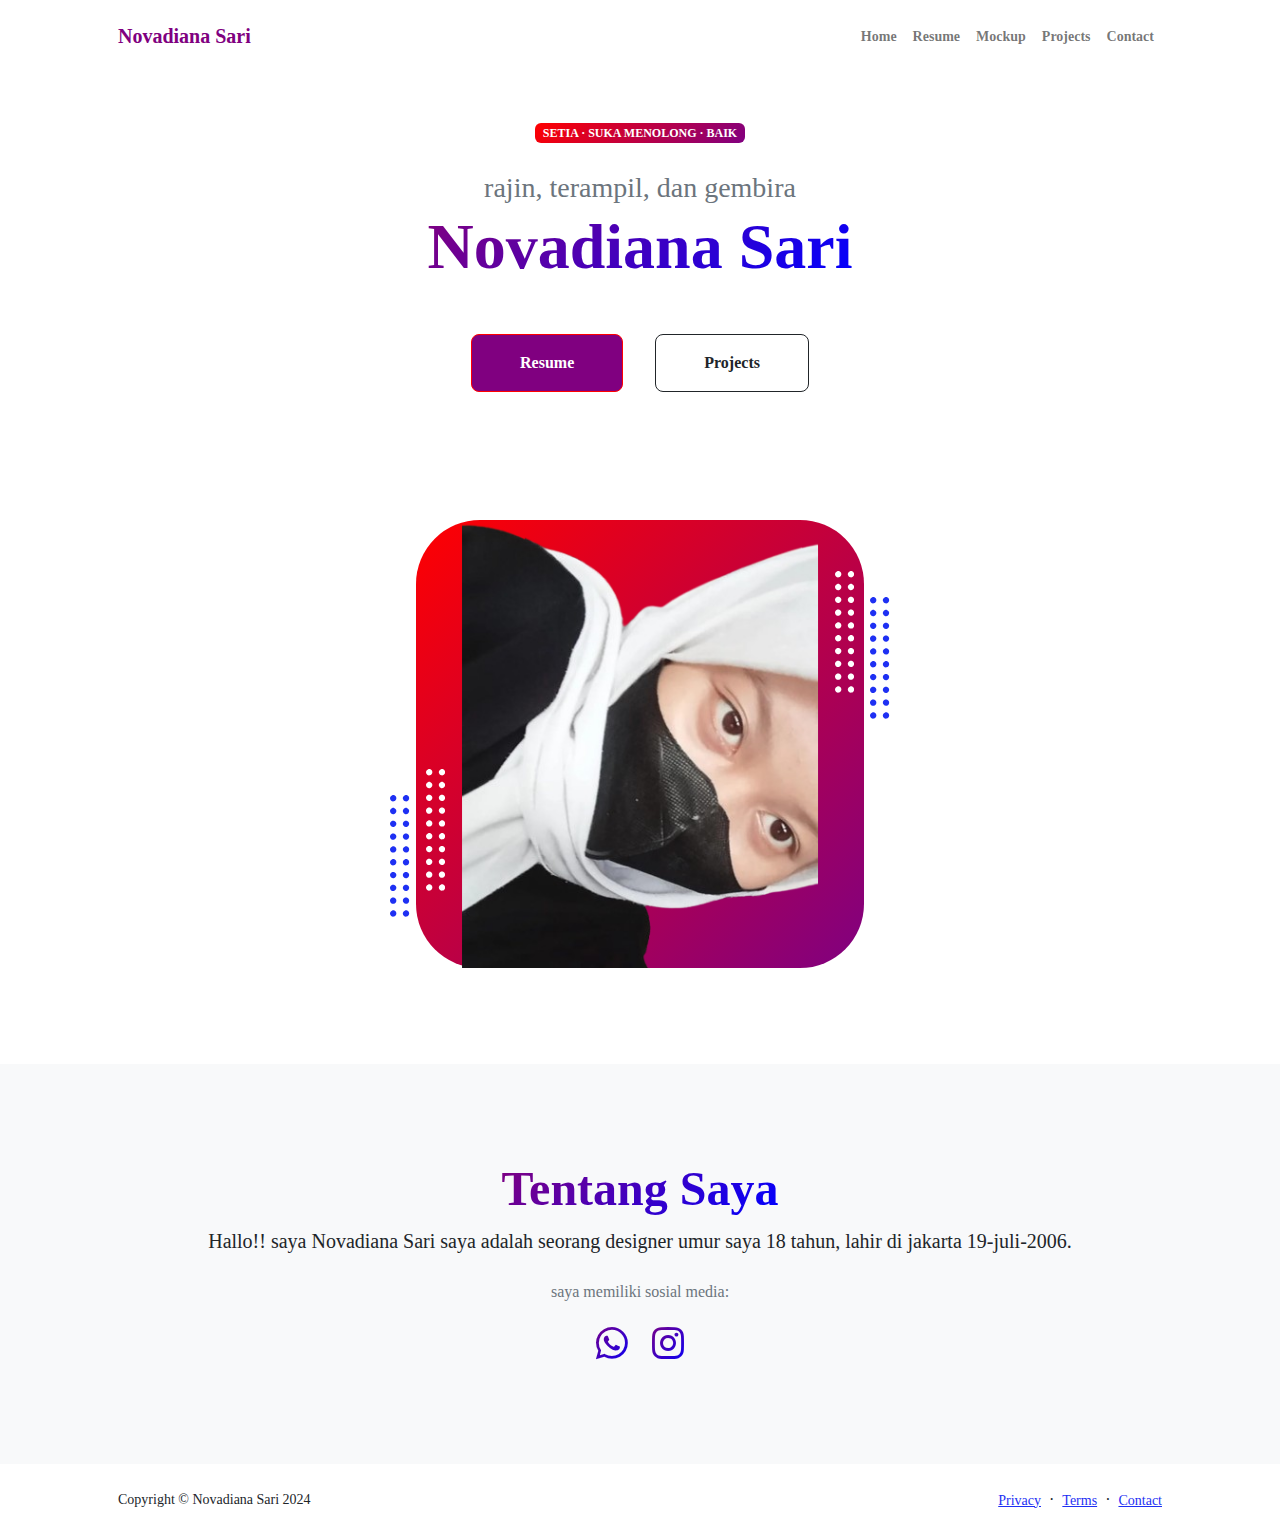
<file: index.html>
<!DOCTYPE html>
<html lang="en">
    <head>
        <meta charset="utf-8" />
        <meta name="viewport" content="width=device-width, initial-scale=1, shrink-to-fit=no" />
        <meta name="description" content="" />
        <meta name="author" content="" />
        <title>Novadiana Sari</title>
        <!-- Favicon-->
        <link rel="icon" type="image/x-icon" href="assets/favicon.ico" />
        <!-- Custom Google font-->
        <link rel="preconnect" href="https://fonts.googleapis.com" />
        <link rel="preconnect" href="https://fonts.gstatic.com" crossorigin />
        <link href="https://fonts.googleapis.com/css2?family=Plus+Jakarta+Sans:wght@100;200;300;400;500;600;700;800;900&amp;display=swap" rel="stylesheet" />
        <!-- Bootstrap icons-->
        <link href="https://cdn.jsdelivr.net/npm/bootstrap-icons@1.8.1/font/bootstrap-icons.css" rel="stylesheet" />
        <!-- Core theme CSS (includes Bootstrap)-->
        <link href="css/styles.css" rel="stylesheet" />
    </head>
    <body class="d-flex flex-column h-100">
        <main class="flex-shrink-0">
            <!-- Navigation-->
            <nav class="navbar navbar-expand-lg navbar-light bg-white py-3">
                <div class="container px-5">
                    <a class="navbar-brand" href="index.html"><span class="fw-bolder text-primary">Novadiana Sari</span></a>
                    <button class="navbar-toggler" type="button" data-bs-toggle="collapse" data-bs-target="#navbarSupportedContent" aria-controls="navbarSupportedContent" aria-expanded="false" aria-label="Toggle navigation"><span class="navbar-toggler-icon"></span></button>
                    <div class="collapse navbar-collapse" id="navbarSupportedContent">
                        <ul class="navbar-nav ms-auto mb-2 mb-lg-0 small fw-bolder">
                            <li class="nav-item"><a class="nav-link" href="index.html">Home</a></li>
                            <li class="nav-item"><a class="nav-link" href="resume.html">Resume</a></li>
                            <li class="nav-item"><a class="nav-link" href="Mockup.html">Mockup</a></li>
                            <li class="nav-item"><a class="nav-link" href="Projects.html">Projects</a></li>
                            <li class="nav-item"><a class="nav-link" href="Contact.html">Contact</a></li>
                        </ul>
                    </div>
                </div>
            </nav>
            <!-- Header-->
            <header class="py-5">
                <div class="container px-5 pb-5">
                    <div class="row gx-5 align-items-center">
                        <div class="col-xxl-5">
                            <!-- Header text content-->
                            <div class="text-center text-xxl-start">
                                <div class="badge bg-gradient-primary-to-secondary text-white mb-4"><div class="text-uppercase">setia &middot; suka menolong &middot; baik</div></div>
                                <div class="fs-3 fw-light text-muted">rajin, terampil, dan gembira</div>
                                <h1 class="display-3 fw-bolder mb-5"><span class="text-gradient d-inline">Novadiana Sari</span></h1>
                                <div class="d-grid gap-3 d-sm-flex justify-content-sm-center justify-content-xxl-start mb-3">
                                    <a class="btn btn-primary btn-lg px-5 py-3 me-sm-3 fs-6 fw-bolder" href="resume.html">Resume</a>
                                    <a class="btn btn-outline-dark btn-lg px-5 py-3 fs-6 fw-bolder" href="projects.html">Projects</a>
                                </div>
                            </div>
                        </div>
                        <div class="col-xxl-7">
                            <!-- Header profile picture-->
                            <div class="d-flex justify-content-center mt-5 mt-xxl-0">
                                <div class="profile bg-gradient-primary-to-secondary">
                                    <!-- TIP: For best results, use a photo with a transparent background like the demo example below-->
                                    <!-- Watch a tutorial on how to do this on YouTube (link)-->
                                    <img class="profile-img" style="height: 100%;" src="assets/Profil Cantik.png" alt="..." />
                                    <div class="dots-1">
                                        <!-- SVG Dots-->
                                        <svg version="1.1" xmlns="http://www.w3.org/2000/svg" xmlns:xlink="http://www.w3.org/1999/xlink" x="0px" y="0px" viewBox="0 0 191.6 1215.4" style="enable-background: new 0 0 191.6 1215.4" xml:space="preserve">
                                            <g transform="translate(0.000000,1280.000000) scale(0.100000,-0.100000)">
                                                <path d="M227.7,12788.6c-105-35-200-141-222-248c-43-206,163-412,369-369c155,32,275,190,260,339c-11,105-90,213-190,262        C383.7,12801.6,289.7,12808.6,227.7,12788.6z"></path>
                                                <path d="M1507.7,12788.6c-151-50-253-216-222-362c25-119,136-230,254-255c194-41,395,142,375,339c-11,105-90,213-190,262        C1663.7,12801.6,1569.7,12808.6,1507.7,12788.6z"></path>
                                                <path d="M227.7,11508.6c-105-35-200-141-222-248c-43-206,163-412,369-369c155,32,275,190,260,339c-11,105-90,213-190,262        C383.7,11521.6,289.7,11528.6,227.7,11508.6z"></path>
                                                <path d="M1507.7,11508.6c-151-50-253-216-222-362c25-119,136-230,254-255c194-41,395,142,375,339c-11,105-90,213-190,262        C1663.7,11521.6,1569.7,11528.6,1507.7,11508.6z"></path>
                                                <path d="M227.7,10228.6c-105-35-200-141-222-248c-43-206,163-412,369-369c155,32,275,190,260,339c-11,105-90,213-190,262        C383.7,10241.6,289.7,10248.6,227.7,10228.6z"></path>
                                                <path d="M1507.7,10228.6c-105-35-200-141-222-248c-43-206,163-412,369-369c155,32,275,190,260,339c-11,105-90,213-190,262        C1663.7,10241.6,1569.7,10248.6,1507.7,10228.6z"></path>
                                                <path d="M227.7,8948.6c-105-35-200-141-222-248c-43-206,163-412,369-369c155,32,275,190,260,339c-11,105-90,213-190,262        C383.7,8961.6,289.7,8968.6,227.7,8948.6z"></path>
                                                <path d="M1507.7,8948.6c-105-35-200-141-222-248c-43-206,163-412,369-369c155,32,275,190,260,339c-11,105-90,213-190,262        C1663.7,8961.6,1569.7,8968.6,1507.7,8948.6z"></path>
                                                <path d="M227.7,7668.6c-105-35-200-141-222-248c-43-206,163-412,369-369c155,32,275,190,260,339c-11,105-90,213-190,262        C383.7,7681.6,289.7,7688.6,227.7,7668.6z"></path>
                                                <path d="M1507.7,7668.6c-105-35-200-141-222-248c-43-206,163-412,369-369c155,32,275,190,260,339c-11,105-90,213-190,262        C1663.7,7681.6,1569.7,7688.6,1507.7,7668.6z"></path>
                                                <path d="M227.7,6388.6c-105-35-200-141-222-248c-43-206,163-412,369-369c155,32,275,190,260,339c-11,105-90,213-190,262        C383.7,6401.6,289.7,6408.6,227.7,6388.6z"></path>
                                                <path d="M1507.7,6388.6c-105-35-200-141-222-248c-43-206,163-412,369-369c155,32,275,190,260,339c-11,105-90,213-190,262        C1663.7,6401.6,1569.7,6408.6,1507.7,6388.6z"></path>
                                                <path d="M227.7,5108.6c-105-35-200-141-222-248c-43-206,163-412,369-369c155,32,275,190,260,339c-11,105-90,213-190,262        C383.7,5121.6,289.7,5128.6,227.7,5108.6z"></path>
                                                <path d="M1507.7,5108.6c-105-35-200-141-222-248c-43-206,163-412,369-369c155,32,275,190,260,339c-11,105-90,213-190,262        C1663.7,5121.6,1569.7,5128.6,1507.7,5108.6z"></path>
                                                <path d="M227.7,3828.6c-105-35-200-141-222-248c-43-206,163-412,369-369c155,32,275,190,260,339c-11,105-90,213-190,262        C383.7,3841.6,289.7,3848.6,227.7,3828.6z"></path>
                                                <path d="M1507.7,3828.6c-105-35-200-141-222-248c-43-206,163-412,369-369c155,32,275,190,260,339c-11,105-90,213-190,262        C1663.7,3841.6,1569.7,3848.6,1507.7,3828.6z"></path>
                                                <path d="M227.7,2548.6c-105-35-200-141-222-248c-43-206,163-412,369-369c155,32,275,190,260,339c-11,105-90,213-190,262        C383.7,2561.6,289.7,2568.6,227.7,2548.6z"></path>
                                                <path d="M1507.7,2548.6c-105-35-200-141-222-248c-43-206,163-412,369-369c155,32,275,190,260,339c-11,105-90,213-190,262        C1663.7,2561.6,1569.7,2568.6,1507.7,2548.6z"></path>
                                                <path d="M227.7,1268.6c-105-35-200-141-222-248c-43-206,163-412,369-369c155,32,275,190,260,339c-11,105-90,213-190,262        C383.7,1281.6,289.7,1288.6,227.7,1268.6z"></path>
                                                <path d="M1507.7,1268.6c-105-35-200-141-222-248c-43-206,163-412,369-369c155,32,275,190,260,339c-11,105-90,213-190,262        C1663.7,1281.6,1569.7,1288.6,1507.7,1268.6z"></path>
                                            </g>
                                        </svg>
                                        <!-- END of SVG dots-->
                                    </div>
                                    <div class="dots-2">
                                        <!-- SVG Dots-->
                                        <svg version="1.1" xmlns="http://www.w3.org/2000/svg" xmlns:xlink="http://www.w3.org/1999/xlink" x="0px" y="0px" viewBox="0 0 191.6 1215.4" style="enable-background: new 0 0 191.6 1215.4" xml:space="preserve">
                                            <g transform="translate(0.000000,1280.000000) scale(0.100000,-0.100000)">
                                                <path d="M227.7,12788.6c-105-35-200-141-222-248c-43-206,163-412,369-369c155,32,275,190,260,339c-11,105-90,213-190,262        C383.7,12801.6,289.7,12808.6,227.7,12788.6z"></path>
                                                <path d="M1507.7,12788.6c-151-50-253-216-222-362c25-119,136-230,254-255c194-41,395,142,375,339c-11,105-90,213-190,262        C1663.7,12801.6,1569.7,12808.6,1507.7,12788.6z"></path>
                                                <path d="M227.7,11508.6c-105-35-200-141-222-248c-43-206,163-412,369-369c155,32,275,190,260,339c-11,105-90,213-190,262        C383.7,11521.6,289.7,11528.6,227.7,11508.6z"></path>
                                                <path d="M1507.7,11508.6c-151-50-253-216-222-362c25-119,136-230,254-255c194-41,395,142,375,339c-11,105-90,213-190,262        C1663.7,11521.6,1569.7,11528.6,1507.7,11508.6z"></path>
                                                <path d="M227.7,10228.6c-105-35-200-141-222-248c-43-206,163-412,369-369c155,32,275,190,260,339c-11,105-90,213-190,262        C383.7,10241.6,289.7,10248.6,227.7,10228.6z"></path>
                                                <path d="M1507.7,10228.6c-105-35-200-141-222-248c-43-206,163-412,369-369c155,32,275,190,260,339c-11,105-90,213-190,262        C1663.7,10241.6,1569.7,10248.6,1507.7,10228.6z"></path>
                                                <path d="M227.7,8948.6c-105-35-200-141-222-248c-43-206,163-412,369-369c155,32,275,190,260,339c-11,105-90,213-190,262        C383.7,8961.6,289.7,8968.6,227.7,8948.6z"></path>
                                                <path d="M1507.7,8948.6c-105-35-200-141-222-248c-43-206,163-412,369-369c155,32,275,190,260,339c-11,105-90,213-190,262        C1663.7,8961.6,1569.7,8968.6,1507.7,8948.6z"></path>
                                                <path d="M227.7,7668.6c-105-35-200-141-222-248c-43-206,163-412,369-369c155,32,275,190,260,339c-11,105-90,213-190,262        C383.7,7681.6,289.7,7688.6,227.7,7668.6z"></path>
                                                <path d="M1507.7,7668.6c-105-35-200-141-222-248c-43-206,163-412,369-369c155,32,275,190,260,339c-11,105-90,213-190,262        C1663.7,7681.6,1569.7,7688.6,1507.7,7668.6z"></path>
                                                <path d="M227.7,6388.6c-105-35-200-141-222-248c-43-206,163-412,369-369c155,32,275,190,260,339c-11,105-90,213-190,262        C383.7,6401.6,289.7,6408.6,227.7,6388.6z"></path>
                                                <path d="M1507.7,6388.6c-105-35-200-141-222-248c-43-206,163-412,369-369c155,32,275,190,260,339c-11,105-90,213-190,262        C1663.7,6401.6,1569.7,6408.6,1507.7,6388.6z"></path>
                                                <path d="M227.7,5108.6c-105-35-200-141-222-248c-43-206,163-412,369-369c155,32,275,190,260,339c-11,105-90,213-190,262        C383.7,5121.6,289.7,5128.6,227.7,5108.6z"></path>
                                                <path d="M1507.7,5108.6c-105-35-200-141-222-248c-43-206,163-412,369-369c155,32,275,190,260,339c-11,105-90,213-190,262        C1663.7,5121.6,1569.7,5128.6,1507.7,5108.6z"></path>
                                                <path d="M227.7,3828.6c-105-35-200-141-222-248c-43-206,163-412,369-369c155,32,275,190,260,339c-11,105-90,213-190,262        C383.7,3841.6,289.7,3848.6,227.7,3828.6z"></path>
                                                <path d="M1507.7,3828.6c-105-35-200-141-222-248c-43-206,163-412,369-369c155,32,275,190,260,339c-11,105-90,213-190,262        C1663.7,3841.6,1569.7,3848.6,1507.7,3828.6z"></path>
                                                <path d="M227.7,2548.6c-105-35-200-141-222-248c-43-206,163-412,369-369c155,32,275,190,260,339c-11,105-90,213-190,262        C383.7,2561.6,289.7,2568.6,227.7,2548.6z"></path>
                                                <path d="M1507.7,2548.6c-105-35-200-141-222-248c-43-206,163-412,369-369c155,32,275,190,260,339c-11,105-90,213-190,262        C1663.7,2561.6,1569.7,2568.6,1507.7,2548.6z"></path>
                                                <path d="M227.7,1268.6c-105-35-200-141-222-248c-43-206,163-412,369-369c155,32,275,190,260,339c-11,105-90,213-190,262        C383.7,1281.6,289.7,1288.6,227.7,1268.6z"></path>
                                                <path d="M1507.7,1268.6c-105-35-200-141-222-248c-43-206,163-412,369-369c155,32,275,190,260,339c-11,105-90,213-190,262        C1663.7,1281.6,1569.7,1288.6,1507.7,1268.6z"></path>
                                            </g>
                                        </svg>
                                        <!-- END of SVG dots-->
                                    </div>
                                    <div class="dots-3">
                                        <!-- SVG Dots-->
                                        <svg version="1.1" xmlns="http://www.w3.org/2000/svg" xmlns:xlink="http://www.w3.org/1999/xlink" x="0px" y="0px" viewBox="0 0 191.6 1215.4" style="enable-background: new 0 0 191.6 1215.4" xml:space="preserve">
                                            <g transform="translate(0.000000,1280.000000) scale(0.100000,-0.100000)">
                                                <path d="M227.7,12788.6c-105-35-200-141-222-248c-43-206,163-412,369-369c155,32,275,190,260,339c-11,105-90,213-190,262        C383.7,12801.6,289.7,12808.6,227.7,12788.6z"></path>
                                                <path d="M1507.7,12788.6c-151-50-253-216-222-362c25-119,136-230,254-255c194-41,395,142,375,339c-11,105-90,213-190,262        C1663.7,12801.6,1569.7,12808.6,1507.7,12788.6z"></path>
                                                <path d="M227.7,11508.6c-105-35-200-141-222-248c-43-206,163-412,369-369c155,32,275,190,260,339c-11,105-90,213-190,262        C383.7,11521.6,289.7,11528.6,227.7,11508.6z"></path>
                                                <path d="M1507.7,11508.6c-151-50-253-216-222-362c25-119,136-230,254-255c194-41,395,142,375,339c-11,105-90,213-190,262        C1663.7,11521.6,1569.7,11528.6,1507.7,11508.6z"></path>
                                                <path d="M227.7,10228.6c-105-35-200-141-222-248c-43-206,163-412,369-369c155,32,275,190,260,339c-11,105-90,213-190,262        C383.7,10241.6,289.7,10248.6,227.7,10228.6z"></path>
                                                <path d="M1507.7,10228.6c-105-35-200-141-222-248c-43-206,163-412,369-369c155,32,275,190,260,339c-11,105-90,213-190,262        C1663.7,10241.6,1569.7,10248.6,1507.7,10228.6z"></path>
                                                <path d="M227.7,8948.6c-105-35-200-141-222-248c-43-206,163-412,369-369c155,32,275,190,260,339c-11,105-90,213-190,262        C383.7,8961.6,289.7,8968.6,227.7,8948.6z"></path>
                                                <path d="M1507.7,8948.6c-105-35-200-141-222-248c-43-206,163-412,369-369c155,32,275,190,260,339c-11,105-90,213-190,262        C1663.7,8961.6,1569.7,8968.6,1507.7,8948.6z"></path>
                                                <path d="M227.7,7668.6c-105-35-200-141-222-248c-43-206,163-412,369-369c155,32,275,190,260,339c-11,105-90,213-190,262        C383.7,7681.6,289.7,7688.6,227.7,7668.6z"></path>
                                                <path d="M1507.7,7668.6c-105-35-200-141-222-248c-43-206,163-412,369-369c155,32,275,190,260,339c-11,105-90,213-190,262        C1663.7,7681.6,1569.7,7688.6,1507.7,7668.6z"></path>
                                                <path d="M227.7,6388.6c-105-35-200-141-222-248c-43-206,163-412,369-369c155,32,275,190,260,339c-11,105-90,213-190,262        C383.7,6401.6,289.7,6408.6,227.7,6388.6z"></path>
                                                <path d="M1507.7,6388.6c-105-35-200-141-222-248c-43-206,163-412,369-369c155,32,275,190,260,339c-11,105-90,213-190,262        C1663.7,6401.6,1569.7,6408.6,1507.7,6388.6z"></path>
                                                <path d="M227.7,5108.6c-105-35-200-141-222-248c-43-206,163-412,369-369c155,32,275,190,260,339c-11,105-90,213-190,262        C383.7,5121.6,289.7,5128.6,227.7,5108.6z"></path>
                                                <path d="M1507.7,5108.6c-105-35-200-141-222-248c-43-206,163-412,369-369c155,32,275,190,260,339c-11,105-90,213-190,262        C1663.7,5121.6,1569.7,5128.6,1507.7,5108.6z"></path>
                                                <path d="M227.7,3828.6c-105-35-200-141-222-248c-43-206,163-412,369-369c155,32,275,190,260,339c-11,105-90,213-190,262        C383.7,3841.6,289.7,3848.6,227.7,3828.6z"></path>
                                                <path d="M1507.7,3828.6c-105-35-200-141-222-248c-43-206,163-412,369-369c155,32,275,190,260,339c-11,105-90,213-190,262        C1663.7,3841.6,1569.7,3848.6,1507.7,3828.6z"></path>
                                                <path d="M227.7,2548.6c-105-35-200-141-222-248c-43-206,163-412,369-369c155,32,275,190,260,339c-11,105-90,213-190,262        C383.7,2561.6,289.7,2568.6,227.7,2548.6z"></path>
                                                <path d="M1507.7,2548.6c-105-35-200-141-222-248c-43-206,163-412,369-369c155,32,275,190,260,339c-11,105-90,213-190,262        C1663.7,2561.6,1569.7,2568.6,1507.7,2548.6z"></path>
                                                <path d="M227.7,1268.6c-105-35-200-141-222-248c-43-206,163-412,369-369c155,32,275,190,260,339c-11,105-90,213-190,262        C383.7,1281.6,289.7,1288.6,227.7,1268.6z"></path>
                                                <path d="M1507.7,1268.6c-105-35-200-141-222-248c-43-206,163-412,369-369c155,32,275,190,260,339c-11,105-90,213-190,262        C1663.7,1281.6,1569.7,1288.6,1507.7,1268.6z"></path>
                                            </g>
                                        </svg>
                                        <!-- END of SVG dots-->
                                    </div>
                                    <div class="dots-4">
                                        <!-- SVG Dots-->
                                        <svg version="1.1" xmlns="http://www.w3.org/2000/svg" xmlns:xlink="http://www.w3.org/1999/xlink" x="0px" y="0px" viewBox="0 0 191.6 1215.4" style="enable-background: new 0 0 191.6 1215.4" xml:space="preserve">
                                            <g transform="translate(0.000000,1280.000000) scale(0.100000,-0.100000)">
                                                <path d="M227.7,12788.6c-105-35-200-141-222-248c-43-206,163-412,369-369c155,32,275,190,260,339c-11,105-90,213-190,262        C383.7,12801.6,289.7,12808.6,227.7,12788.6z"></path>
                                                <path d="M1507.7,12788.6c-151-50-253-216-222-362c25-119,136-230,254-255c194-41,395,142,375,339c-11,105-90,213-190,262        C1663.7,12801.6,1569.7,12808.6,1507.7,12788.6z"></path>
                                                <path d="M227.7,11508.6c-105-35-200-141-222-248c-43-206,163-412,369-369c155,32,275,190,260,339c-11,105-90,213-190,262        C383.7,11521.6,289.7,11528.6,227.7,11508.6z"></path>
                                                <path d="M1507.7,11508.6c-151-50-253-216-222-362c25-119,136-230,254-255c194-41,395,142,375,339c-11,105-90,213-190,262        C1663.7,11521.6,1569.7,11528.6,1507.7,11508.6z"></path>
                                                <path d="M227.7,10228.6c-105-35-200-141-222-248c-43-206,163-412,369-369c155,32,275,190,260,339c-11,105-90,213-190,262        C383.7,10241.6,289.7,10248.6,227.7,10228.6z"></path>
                                                <path d="M1507.7,10228.6c-105-35-200-141-222-248c-43-206,163-412,369-369c155,32,275,190,260,339c-11,105-90,213-190,262        C1663.7,10241.6,1569.7,10248.6,1507.7,10228.6z"></path>
                                                <path d="M227.7,8948.6c-105-35-200-141-222-248c-43-206,163-412,369-369c155,32,275,190,260,339c-11,105-90,213-190,262        C383.7,8961.6,289.7,8968.6,227.7,8948.6z"></path>
                                                <path d="M1507.7,8948.6c-105-35-200-141-222-248c-43-206,163-412,369-369c155,32,275,190,260,339c-11,105-90,213-190,262        C1663.7,8961.6,1569.7,8968.6,1507.7,8948.6z"></path>
                                                <path d="M227.7,7668.6c-105-35-200-141-222-248c-43-206,163-412,369-369c155,32,275,190,260,339c-11,105-90,213-190,262        C383.7,7681.6,289.7,7688.6,227.7,7668.6z"></path>
                                                <path d="M1507.7,7668.6c-105-35-200-141-222-248c-43-206,163-412,369-369c155,32,275,190,260,339c-11,105-90,213-190,262        C1663.7,7681.6,1569.7,7688.6,1507.7,7668.6z"></path>
                                                <path d="M227.7,6388.6c-105-35-200-141-222-248c-43-206,163-412,369-369c155,32,275,190,260,339c-11,105-90,213-190,262        C383.7,6401.6,289.7,6408.6,227.7,6388.6z"></path>
                                                <path d="M1507.7,6388.6c-105-35-200-141-222-248c-43-206,163-412,369-369c155,32,275,190,260,339c-11,105-90,213-190,262        C1663.7,6401.6,1569.7,6408.6,1507.7,6388.6z"></path>
                                                <path d="M227.7,5108.6c-105-35-200-141-222-248c-43-206,163-412,369-369c155,32,275,190,260,339c-11,105-90,213-190,262        C383.7,5121.6,289.7,5128.6,227.7,5108.6z"></path>
                                                <path d="M1507.7,5108.6c-105-35-200-141-222-248c-43-206,163-412,369-369c155,32,275,190,260,339c-11,105-90,213-190,262        C1663.7,5121.6,1569.7,5128.6,1507.7,5108.6z"></path>
                                                <path d="M227.7,3828.6c-105-35-200-141-222-248c-43-206,163-412,369-369c155,32,275,190,260,339c-11,105-90,213-190,262        C383.7,3841.6,289.7,3848.6,227.7,3828.6z"></path>
                                                <path d="M1507.7,3828.6c-105-35-200-141-222-248c-43-206,163-412,369-369c155,32,275,190,260,339c-11,105-90,213-190,262        C1663.7,3841.6,1569.7,3848.6,1507.7,3828.6z"></path>
                                                <path d="M227.7,2548.6c-105-35-200-141-222-248c-43-206,163-412,369-369c155,32,275,190,260,339c-11,105-90,213-190,262        C383.7,2561.6,289.7,2568.6,227.7,2548.6z"></path>
                                                <path d="M1507.7,2548.6c-105-35-200-141-222-248c-43-206,163-412,369-369c155,32,275,190,260,339c-11,105-90,213-190,262        C1663.7,2561.6,1569.7,2568.6,1507.7,2548.6z"></path>
                                                <path d="M227.7,1268.6c-105-35-200-141-222-248c-43-206,163-412,369-369c155,32,275,190,260,339c-11,105-90,213-190,262        C383.7,1281.6,289.7,1288.6,227.7,1268.6z"></path>
                                                <path d="M1507.7,1268.6c-105-35-200-141-222-248c-43-206,163-412,369-369c155,32,275,190,260,339c-11,105-90,213-190,262        C1663.7,1281.6,1569.7,1288.6,1507.7,1268.6z"></path>
                                            </g>
                                        </svg>
                                        <!-- END of SVG dots-->
                                    </div>
                                </div>
                            </div>
                        </div>
                    </div>
                </div>
            </header>
            <!-- About Section-->
            <section class="bg-light py-5">
                <div class="container px-5">
                    <div class="row gx-5 justify-content-center">
                        <div class="col-xxl-8">
                            <div class="text-center my-5">
                                <h2 class="display-5 fw-bolder"><span class="text-gradient d-inline">Tentang Saya</span></h2>
                                <p class="lead fw-light mb-4">Hallo!! saya Novadiana Sari saya adalah seorang designer umur saya 18 tahun, lahir di jakarta 19-juli-2006.</p>
                                <p class="text-muted">saya memiliki sosial media:</p>
                                <div class="d-flex justify-content-center fs-2 gap-4">
                                    <a class="text-gradient" href="wa.me/085781560500"><i class="bi bi-whatsapp"></i></a>
                                    <a class="text-gradient" href="https://www.instagram.com/anna_spycs?igsh=MXVyMHViNzlwNWtrOA=="><i class="bi bi-instagram"></i></a>
                                </div>
                            </div>
                        </div>
                    </div>
                </div>
            </section>
        </main>
        <!-- Footer-->
        <footer class="bg-white py-4 mt-auto">
            <div class="container px-5">
                <div class="row align-items-center justify-content-between flex-column flex-sm-row">
                    <div class="col-auto"><div class="small m-0">Copyright &copy; Novadiana Sari 2024</div></div>
                    <div class="col-auto">
                        <a class="small" href="#!">Privacy</a>
                        <span class="mx-1">&middot;</span>
                        <a class="small" href="#!">Terms</a>
                        <span class="mx-1">&middot;</span>
                        <a class="small" href="#!">Contact</a>
                    </div>
                </div>
            </div>
        </footer>
        <!-- Bootstrap core JS-->
        <script src="https://cdn.jsdelivr.net/npm/bootstrap@5.2.3/dist/js/bootstrap.bundle.min.js"></script>
        <!-- Core theme JS-->
        <script src="js/scripts.js"></script>
    </body>
</html>
</file>
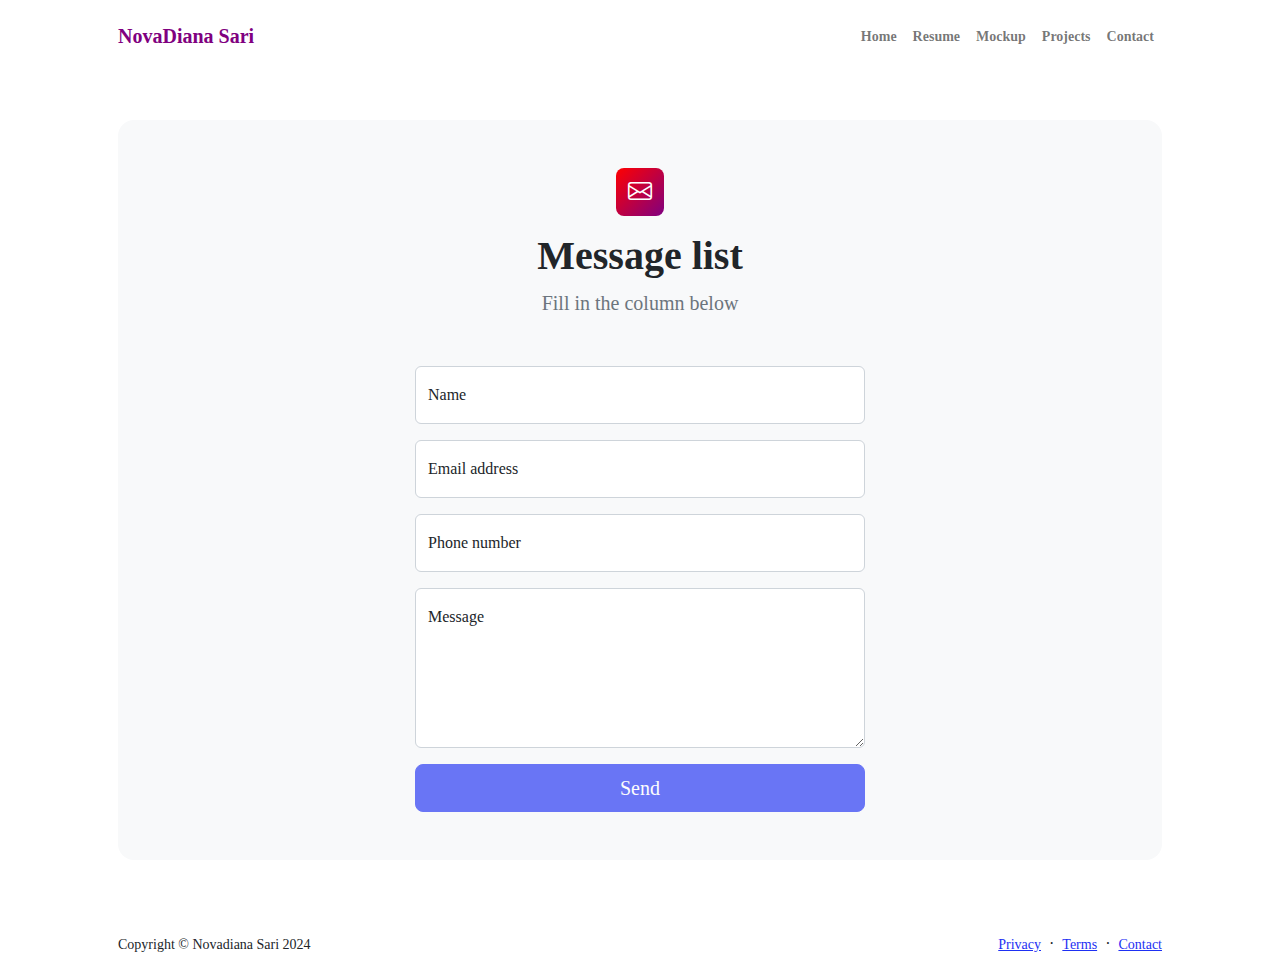
<file: Contact.html>
<!DOCTYPE html>
<html lang="en">
    <head>
        <meta charset="utf-8" />
        <meta name="viewport" content="width=device-width, initial-scale=1, shrink-to-fit=no" />
        <meta name="description" content />
        <meta name="author" content />
        <title>NovaDiana Sari</title>
        <!-- Favicon-->
        <link rel="icon" type="image/x-icon" href="assets/favicon.ico" />
        <!-- Custom Google font-->
        <link rel="preconnect" href="https://fonts.googleapis.com" />
        <link rel="preconnect" href="https://fonts.gstatic.com" crossorigin />
        <link href="https://fonts.googleapis.com/css2?family=Plus+Jakarta+Sans:wght@100;200;300;400;500;600;700;800;900&amp;display=swap" rel="stylesheet" />
        <!-- Bootstrap icons-->
        <link href="https://cdn.jsdelivr.net/npm/bootstrap-icons@1.8.1/font/bootstrap-icons.css" rel="stylesheet" />
        <!-- Core theme CSS (includes Bootstrap)-->
        <link href="css/styles.css" rel="stylesheet" />
    </head>
    <body class="d-flex flex-column">
        <main class="flex-shrink-0">
            <!-- Navigation-->
            <nav class="navbar navbar-expand-lg navbar-light bg-white py-3">
                <div class="container px-5">
                    <a class="navbar-brand" href="index.html"><span class="fw-bolder text-primary">NovaDiana Sari</span></a>
                    <button class="navbar-toggler" type="button" data-bs-toggle="collapse" data-bs-target="#navbarSupportedContent" aria-controls="navbarSupportedContent" aria-expanded="false" aria-label="Toggle navigation"><span class="navbar-toggler-icon"></span></button>
                    <div class="collapse navbar-collapse" id="navbarSupportedContent">
                        <ul class="navbar-nav ms-auto mb-2 mb-lg-0 small fw-bolder">
                            <li class="nav-item"><a class="nav-link" href="index.html">Home</a></li>
                            <li class="nav-item"><a class="nav-link" href="resume.html">Resume</a></li>
                            <li class="nav-item"><a class="nav-link" href="Mockup.html">Mockup</a></li>
                            <li class="nav-item"><a class="nav-link" href="projects.html">Projects</a></li>
                            <li class="nav-item"><a class="nav-link" href="contact.html">Contact</a></li>
                        </ul>
                    </div>
                </div>
            </nav>
            <!-- Page content-->
            <section class="py-5">
                <div class="container px-5">
                    <!-- Contact form-->
                    <div class="bg-light rounded-4 py-5 px-4 px-md-5">
                        <div class="text-center mb-5">
                            <div class="feature bg-primary bg-gradient-primary-to-secondary text-white rounded-3 mb-3"><i class="bi bi-envelope"></i></div>
                            <h1 class="fw-bolder">Message list</h1>
                            <p class="lead fw-normal text-muted mb-0">Fill in the column below</p>
                        </div>
                        <div class="row gx-5 justify-content-center">
                            <div class="col-lg-8 col-xl-6">
                                <!-- * * * * * * * * * * * * * * *-->
                                <!-- * * SB Forms Contact Form * *-->
                                <!-- * * * * * * * * * * * * * * *-->
                                <!-- This form is pre-integrated with SB Forms.-->
                                <!-- To make this form functional, sign up at-->
                                <!-- https://startbootstrap.com/solution/contact-forms-->
                                <!-- to get an API token!-->
                                <form id="contactForm" data-sb-form-api-token="API_TOKEN">
                                    <!-- Name input-->
                                    <div class="form-floating mb-3">
                                        <input class="form-control" id="name" type="text" placeholder="Enter your name..." data-sb-validations="required" />
                                        <label for="name">Name</label>
                                        <div class="invalid-feedback" data-sb-feedback="name:required">A name is required.</div>
                                    </div>
                                    <!-- Email address input-->
                                    <div class="form-floating mb-3">
                                        <input class="form-control" id="email" type="email" placeholder="name@example.com" data-sb-validations="required,email" />
                                        <label for="email">Email address</label>
                                        <div class="invalid-feedback" data-sb-feedback="email:required">An email is required.</div>
                                        <div class="invalid-feedback" data-sb-feedback="email:email">Email is not valid.</div>
                                    </div>
                                    <!-- Phone number input-->
                                    <div class="form-floating mb-3">
                                        <input class="form-control" id="phone" type="tel" placeholder="(123) 456-7890" data-sb-validations="required" />
                                        <label for="phone">Phone number</label>
                                        <div class="invalid-feedback" data-sb-feedback="phone:required">A phone number is required.</div>
                                    </div>
                                    <!-- Message input-->
                                    <div class="form-floating mb-3">
                                        <textarea class="form-control" id="message" type="text" placeholder="Enter your message here..." style="height: 10rem" data-sb-validations="required"></textarea>
                                        <label for="message">Message</label>
                                        <div class="invalid-feedback" data-sb-feedback="message:required">A message is required.</div>
                                    </div>
                                    <!-- Submit success message-->
                                    <!---->
                                    <!-- This is what your users will see when the form-->
                                    <!-- has successfully submitted-->
                                    <div class="d-none" id="submitSuccessMessage">
                                        <div class="text-center mb-3">
                                            <div class="fw-bolder">Form submission successful!</div>
                                            To activate this form, sign up at
                                            <br />
                                            <a href="https://startbootstrap.com/solution/contact-forms">https://startbootstrap.com/solution/contact-forms</a>
                                        </div>
                                    </div>
                                    <!-- Submit error message-->
                                    <!---->
                                    <!-- This is what your users will see when there is-->
                                    <!-- an error submitting the form-->
                                    <div class="d-none" id="submitErrorMessage"><div class="text-center text-danger mb-3">Error sending message!</div></div>
                                    <!-- Submit Button-->
                                    <div class="d-grid"><button class="btn btn-primary btn-lg disabled" id="submitButton" type="submit">Send</button></div>
                                </form>
                            </div>
                        </div>
                    </div>
                </div>
            </section>
        </main>
        <!-- Footer-->
        <footer class="bg-white py-4 mt-auto">
            <div class="container px-5">
                <div class="row align-items-center justify-content-between flex-column flex-sm-row">
                    <div class="col-auto"><div class="small m-0">Copyright &copy; Novadiana Sari 2024</div></div>
                    <div class="col-auto">
                        <a class="small" href="#!">Privacy</a>
                        <span class="mx-1">&middot;</span>
                        <a class="small" href="#!">Terms</a>
                        <span class="mx-1">&middot;</span>
                        <a class="small" href="#!">Contact</a>
                    </div>
                </div>
            </div>
        </footer>
        <!-- Bootstrap core JS-->
        <script src="https://cdn.jsdelivr.net/npm/bootstrap@5.2.3/dist/js/bootstrap.bundle.min.js"></script>
        <!-- Core theme JS-->
        <script src="js/scripts.js"></script>
        <!-- * * * * * * * * * * * * * * * * * * * * * * * * * * * * * * * * * * * * * * * *-->
        <!-- * *                               SB Forms JS                               * *-->
        <!-- * * Activate your form at https://startbootstrap.com/solution/contact-forms * *-->
        <!-- * * * * * * * * * * * * * * * * * * * * * * * * * * * * * * * * * * * * * * * *-->
        <script src="https://cdn.startbootstrap.com/sb-forms-latest.js"></script>
    </body>
</html>
</file>
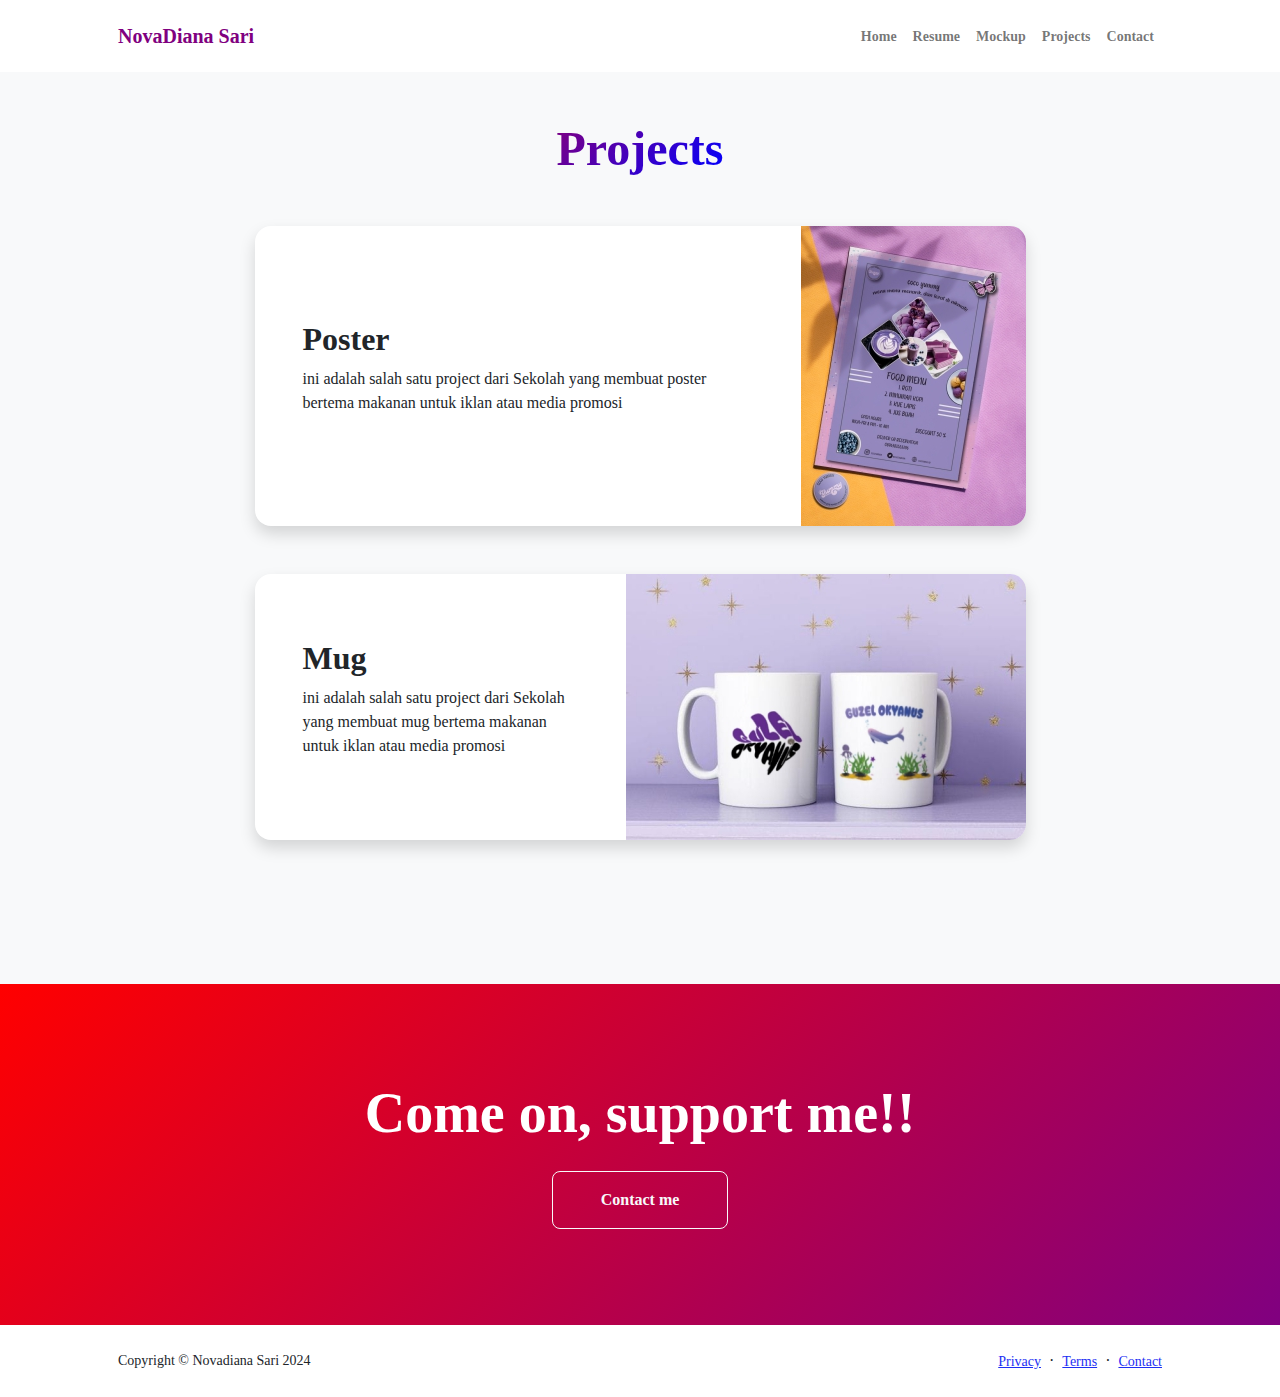
<file: Projects.html>
<!DOCTYPE html>
<html lang="en">
    <head>
        <meta charset="utf-8" />
        <meta name="viewport" content="width=device-width, initial-scale=1, shrink-to-fit=no" />
        <meta name="description" content="" />
        <meta name="author" content="" />
        <title>Novadiana Sari</title>
        <!-- Favicon-->
        <link rel="icon" type="image/x-icon" href="assets/favicon.ico" />
        <!-- Custom Google font-->
        <link rel="preconnect" href="https://fonts.googleapis.com" />
        <link rel="preconnect" href="https://fonts.gstatic.com" crossorigin />
        <link href="https://fonts.googleapis.com/css2?family=Plus+Jakarta+Sans:wght@100;200;300;400;500;600;700;800;900&amp;display=swap" rel="stylesheet" />
        <!-- Bootstrap icons-->
        <link href="https://cdn.jsdelivr.net/npm/bootstrap-icons@1.8.1/font/bootstrap-icons.css" rel="stylesheet" />
        <!-- Core theme CSS (includes Bootstrap)-->
        <link href="css/styles.css" rel="stylesheet" />
    </head>
    <body class="d-flex flex-column h-100 bg-light">
        <main class="flex-shrink-0">
            <!-- Navigation-->
            <nav class="navbar navbar-expand-lg navbar-light bg-white py-3">
                <div class="container px-5">
                    <a class="navbar-brand" href="index.html"><span class="fw-bolder text-primary">NovaDiana Sari</span></a>
                    <button class="navbar-toggler" type="button" data-bs-toggle="collapse" data-bs-target="#navbarSupportedContent" aria-controls="navbarSupportedContent" aria-expanded="false" aria-label="Toggle navigation"><span class="navbar-toggler-icon"></span></button>
                    <div class="collapse navbar-collapse" id="navbarSupportedContent">
                        <ul class="navbar-nav ms-auto mb-2 mb-lg-0 small fw-bolder">
                            <li class="nav-item"><a class="nav-link" href="index.html">Home</a></li>
                            <li class="nav-item"><a class="nav-link" href="resume.html">Resume</a></li>
                            <li class="nav-item"><a class="nav-link" href="Mockup.html">Mockup</a></li>
                            <li class="nav-item"><a class="nav-link" href="projects.html">Projects</a></li>
                            <li class="nav-item"><a class="nav-link" href="contact.html">Contact</a></li>
                        </ul>
                    </div>
                </div>
            </nav>
            <!-- Projects Section-->
            <section class="py-5">
                <div class="container px-5 mb-5">
                    <div class="text-center mb-5">
                        <h1 class="display-5 fw-bolder mb-0"><span class="text-gradient d-inline">Projects</span></h1>
                    </div>
                    <div class="row gx-5 justify-content-center">
                        <div class="col-lg-11 col-xl-9 col-xxl-8">
                            <!-- Project Card 1-->
                            <div class="card overflow-hidden shadow rounded-4 border-0 mb-5">
                                <div class="card-body p-0">
                                    <div class="d-flex align-items-center">
                                        <div class="p-5">
                                            <h2 class="fw-bolder">Poster</h2>
                                            <p>ini adalah salah satu project dari Sekolah yang membuat poster bertema makanan untuk iklan atau media promosi</p>
                                        </div>
                                        <img class="img-fluid" src="assets/koko yami.jpg" alt="..." />
                                    </div>
                                </div>
                            </div>
                            <!-- Project Card 2-->
                            <div class="card overflow-hidden shadow rounded-4 border-0 mb-5">
                                <div class="card-body p-0">
                                    <div class="d-flex align-items-center">
                                        <div class="p-5">
                                            <h2 class="fw-bolder">Mug</h2>
                                            <p>ini adalah salah satu project dari Sekolah yang membuat mug bertema makanan untuk iklan atau media promosi</p>
                                        </div>
                                        <img class="img-fluid" src="assets/mmumug.jpg" alt="..." />
                                    </div>
                                </div>
                            </div>
                        </div>
                    </div>
            </section>
            <!-- Call to action section-->
            <section class="py-5 bg-gradient-primary-to-secondary text-white">
                <div class="container px-5 my-5">
                    <div class="text-center">
                        <h2 class="display-4 fw-bolder mb-4">Come on, support me!! </h2>
                        <a class="btn btn-outline-light btn-lg px-5 py-3 fs-6 fw-bolder" href="contact.html">Contact me</a>
                    </div>
                </div>
            </section>
        </main>
        <!-- Footer-->
        <footer class="bg-white py-4 mt-auto">
            <div class="container px-5">
                <div class="row align-items-center justify-content-between flex-column flex-sm-row">
                    <div class="col-auto"><div class="small m-0">Copyright &copy; Novadiana Sari 2024</div></div>
                    <div class="col-auto">
                        <a class="small" href="#!">Privacy</a>
                        <span class="mx-1">&middot;</span>
                        <a class="small" href="#!">Terms</a>
                        <span class="mx-1">&middot;</span>
                        <a class="small" href="#!">Contact</a>
                    </div>
                </div>
            </div>
        </footer>
        <!-- Bootstrap core JS-->
        <script src="https://cdn.jsdelivr.net/npm/bootstrap@5.2.3/dist/js/bootstrap.bundle.min.js"></script>
        <!-- Core theme JS-->
        <script src="js/scripts.js"></script>
    </body>
</html>
</file>
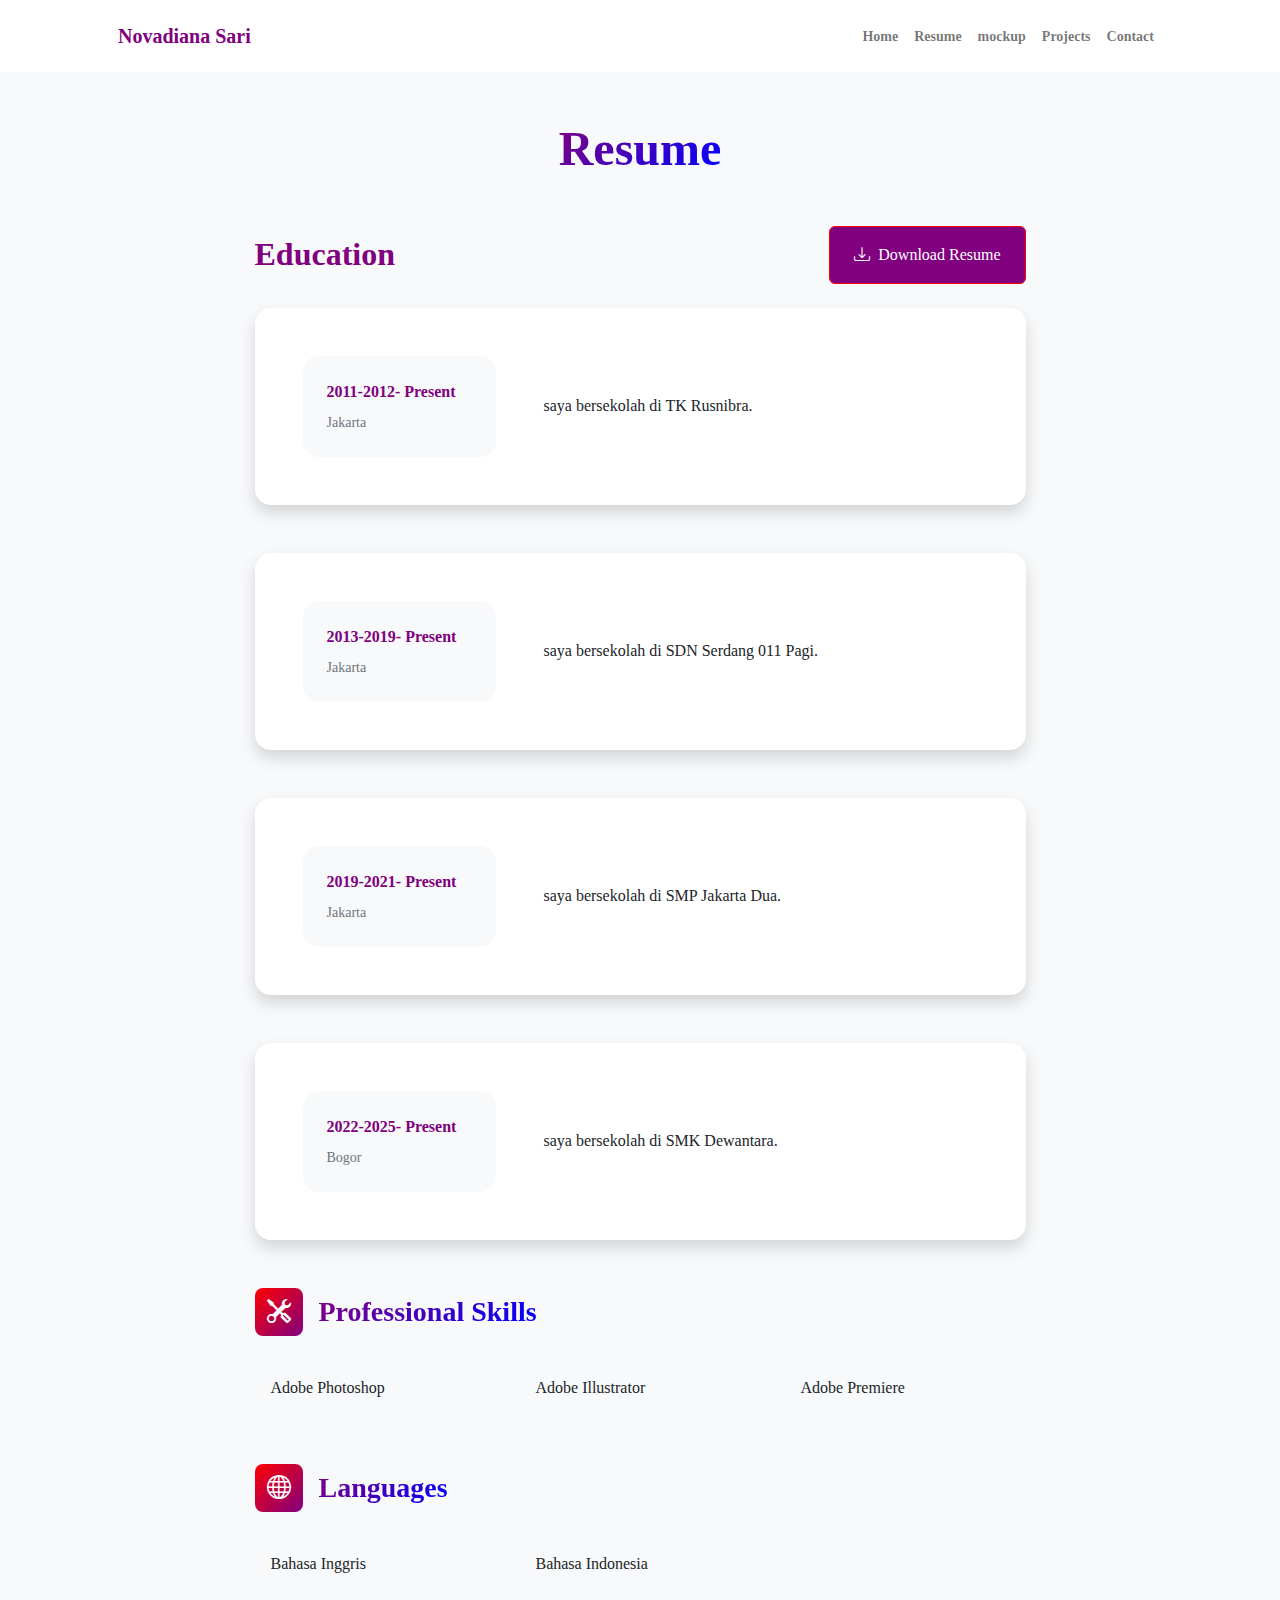
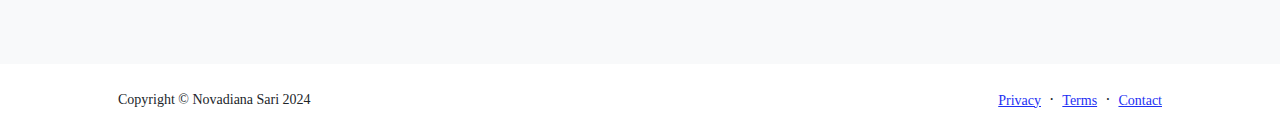
<file: resume.html>
<!DOCTYPE html>
<html lang="en">
    <head>
        <meta charset="utf-8" />
        <meta name="viewport" content="width=device-width, initial-scale=1, shrink-to-fit=no" />
        <meta name="description" content="" />
        <meta name="author" content="" />
        <title>Novadiana Sari</title>
        <!-- Favicon-->
        <link rel="icon" type="image/x-icon" href="assets/favicon.ico" />
        <!-- Custom Google font-->
        <link rel="preconnect" href="https://fonts.googleapis.com" />
        <link rel="preconnect" href="https://fonts.gstatic.com" crossorigin />
        <link href="https://fonts.googleapis.com/css2?family=Plus+Jakarta+Sans:wght@100;200;300;400;500;600;700;800;900&amp;display=swap" rel="stylesheet" />
        <!-- Bootstrap icons-->
        <link href="https://cdn.jsdelivr.net/npm/bootstrap-icons@1.8.1/font/bootstrap-icons.css" rel="stylesheet" />
        <!-- Core theme CSS (includes Bootstrap)-->
        <link href="css/styles.css" rel="stylesheet" />
    </head>
    <body class="d-flex flex-column h-100 bg-light">
        <main class="flex-shrink-0">
            <!-- Navigation-->
            <nav class="navbar navbar-expand-lg navbar-light bg-white py-3">
                <div class="container px-5">
                    <a class="navbar-brand" href="index.html"><span class="fw-bolder text-primary">Novadiana Sari</span></a>
                    <button class="navbar-toggler" type="button" data-bs-toggle="collapse" data-bs-target="#navbarSupportedContent" aria-controls="navbarSupportedContent" aria-expanded="false" aria-label="Toggle navigation"><span class="navbar-toggler-icon"></span></button>
                    <div class="collapse navbar-collapse" id="navbarSupportedContent">
                        <ul class="navbar-nav ms-auto mb-2 mb-lg-0 small fw-bolder">
                            <li class="nav-item"><a class="nav-link" href="index.html">Home</a></li>
                            <li class="nav-item"><a class="nav-link" href="resume.html">Resume</a></li>
                            <li class="nav-item"><a class="nav-link" href="Mockup.html">mockup</a></li>
                            <li class="nav-item"><a class="nav-link" href="projects.html">Projects</a></li>
                            <li class="nav-item"><a class="nav-link" href="contact.html">Contact</a></li>
                        </ul>
                    </div>
                </div>
            </nav>
            <!-- Page Content-->
            <div class="container px-5 my-5">
                <div class="text-center mb-5">
                    <h1 class="display-5 fw-bolder mb-0"><span class="text-gradient d-inline">Resume</span></h1>
                </div>
                <div class="row gx-5 justify-content-center">
                    <div class="col-lg-11 col-xl-9 col-xxl-8">
                        <!-- Experience Section-->
                        <section>
                            <div class="d-flex align-items-center justify-content-between mb-4">
                                <h2 class="text-primary fw-bolder mb-0">Education</h2>
                                <!-- Download resume button-->
                                <!-- Note: Set the link href target to a PDF file within your project-->
                                <a class="btn btn-primary px-4 py-3" href="#!"><div class="d-inline-block bi bi-download me-2"></div>Download Resume</a>
                            </div>
                            <!-- Pendidikan-->
                            <div class="card shadow border-0 rounded-4 mb-5">
                                <div class="card-body p-5">
                                    <div class="row align-items-center gx-5">
                                        <div class="col text-center text-lg-start mb-4 mb-lg-0">
                                            <div class="bg-light p-4 rounded-4">
                                                <div class="text-primary fw-bolder mb-2">2011-2012- Present</div>                
                                                <div class="small text-muted">Jakarta</div>
                                            </div>
                                        </div>
                                        <div class="col-lg-8"><div>saya bersekolah di TK Rusnibra. </div></div>
                                    </div>
                                </div>
                            </div>
                            <div class="card shadow border-0 rounded-4 mb-5">
                                <div class="card-body p-5">
                                    <div class="row align-items-center gx-5">
                                        <div class="col text-center text-lg-start mb-4 mb-lg-0">
                                            <div class="bg-light p-4 rounded-4">
                                                <div class="text-primary fw-bolder mb-2">2013-2019- Present</div>                
                                                <div class="small text-muted">Jakarta</div>
                                            </div>
                                        </div>
                                        <div class="col-lg-8"><div>saya bersekolah di SDN Serdang 011 Pagi. </div></div>
                                    </div>
                                </div>
                            </div>
                            <div class="card shadow border-0 rounded-4 mb-5">
                                <div class="card-body p-5">
                                    <div class="row align-items-center gx-5">
                                        <div class="col text-center text-lg-start mb-4 mb-lg-0">
                                            <div class="bg-light p-4 rounded-4">
                                                <div class="text-primary fw-bolder mb-2">2019-2021- Present</div>                
                                                <div class="small text-muted">Jakarta</div>
                                            </div>
                                        </div>
                                        <div class="col-lg-8"><div>saya bersekolah di SMP Jakarta Dua. </div></div>
                                    </div>
                                </div>
                            </div>
                            <div class="card shadow border-0 rounded-4 mb-5">
                                <div class="card-body p-5">
                                    <div class="row align-items-center gx-5">
                                        <div class="col text-center text-lg-start mb-4 mb-lg-0">
                                            <div class="bg-light p-4 rounded-4">
                                                <div class="text-primary fw-bolder mb-2">2022-2025- Present</div>               
                                                <div class="small text-muted">Bogor</div>
                                            </div>
                                        </div>
                                        <div class="col-lg-8"><div>saya bersekolah di SMK Dewantara. </div></div>
                                    </div>
                                </div>
                            </div>
                            <!-- Professional skills list-->
                            <div class="mb-5">
                                 <div class="d-flex align-items-center mb-4">
                                    <div class="feature bg-primary bg-gradient-primary-to-secondary text-white rounded-3 me-3"><i class="bi bi-tools"></i></div>
                                    <h3 class="fw-bolder mb-0"><span class="text-gradient d-inline">Professional Skills</span></h3>
                                </div>
                                <div class="row row-cols-1 row-cols-md-3 mb-4">
                                    <div class="col mb-4 mb-md-0"><div class="d-flex align-items-center bg-light rounded-4 p-3 h-100">Adobe Photoshop</div></div>
                                    <div class="col mb-4 mb-md-0"><div class="d-flex align-items-center bg-light rounded-4 p-3 h-100">Adobe Illustrator</div></div>
                                    <div class="col"><div class="d-flex align-items-center bg-light rounded-4 p-3 h-100">Adobe Premiere</div></div>
                                </div>
                            </div>
                            <!-- Languages list-->
                            <div class="mb-0">
                                <div class="d-flex align-items-center mb-4">
                                    <div class="feature bg-primary bg-gradient-primary-to-secondary text-white rounded-3 me-3"><i class="bi bi-globe"></i></div>
                                    <h3 class="fw-bolder mb-0"><span class="text-gradient d-inline">Languages</span></h3>
                                </div>
                                <div class="row row-cols-1 row-cols-md-3 mb-4">
                                    <div class="col mb-4 mb-md-0"><div class="d-flex align-items-center bg-light rounded-4 p-3 h-100">Bahasa Inggris</div></div>
                                    <div class="col mb-4 mb-md-0"><div class="d-flex align-items-center bg-light rounded-4 p-3 h-100">Bahasa Indonesia</div></div>
                                </div>
                            </div>
                        </section>
                    </div>
                </div>
            </div>
        </main>
        <!-- Footer-->
        <footer class="bg-white py-4 mt-auto">
            <div class="container px-5">
                <div class="row align-items-center justify-content-between flex-column flex-sm-row">
                    <div class="col-auto"><div class="small m-0">Copyright &copy; Novadiana Sari 2024</div></div>
                    <div class="col-auto">
                        <a class="small" href="#!">Privacy</a>
                        <span class="mx-1">&middot;</span>
                        <a class="small" href="#!">Terms</a>
                        <span class="mx-1">&middot;</span>
                        <a class="small" href="#!">Contact</a>
                    </div>
                </div>
            </div>
        </footer>
        <!-- Bootstrap core JS-->
        <script src="https://cdn.jsdelivr.net/npm/bootstrap@5.2.3/dist/js/bootstrap.bundle.min.js"></script>
        <!-- Core theme JS-->
        <script src="js/scripts.js"></script>
    </body>
</html>
</file>
